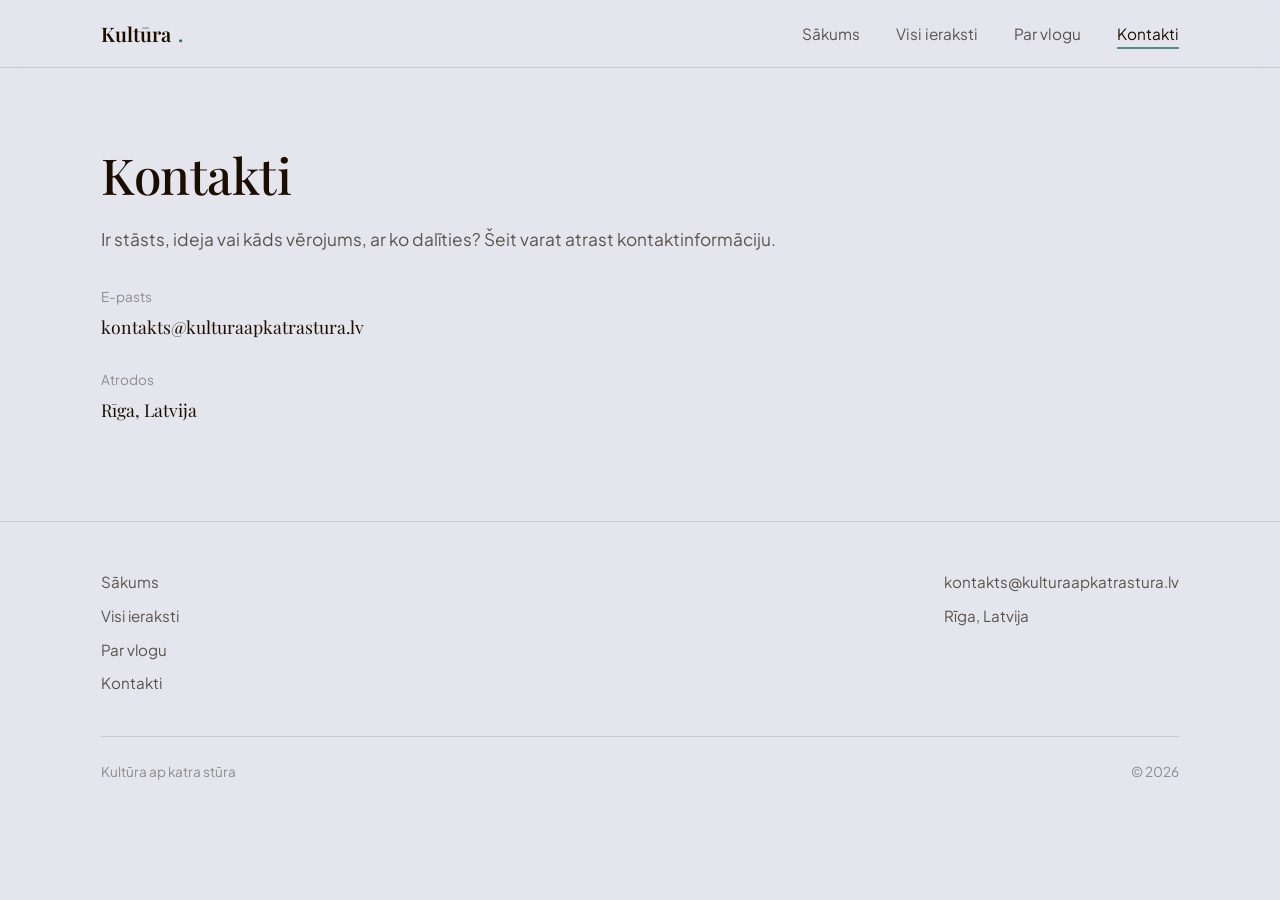
<file: kontakti.html>
<!DOCTYPE html>
<html lang="lv">
<head>
  <meta charset="UTF-8">
  <meta name="viewport" content="width=device-width, initial-scale=1.0">
  <title>Kontakti — Kultūra ap katra stūra</title>
  <meta name="description" content="Kontaktinformācija saziņai par vlogu.">
  <link rel="icon" href="assets/img/site/favicon.png">
  <link rel="stylesheet" href="assets/css/style.css">
</head>
<body>

  <header class="site-header">
    <div class="wrap site-header__inner">
      <a href="index.html" class="site-logo">Kultūra<span>.</span></a>
      <button class="nav-toggle" data-nav-toggle aria-label="Atvērt izvēlni" aria-expanded="false">
        <span></span>
      </button>
      <nav class="site-nav" data-nav>
        <ul>
          <li><a href="index.html">Sākums</a></li>
          <li><a href="posts.html">Visi ieraksti</a></li>
          <li><a href="par-vlogu.html">Par vlogu</a></li>
          <li><a href="kontakti.html">Kontakti</a></li>
        </ul>
      </nav>
    </div>
  </header>

  <main>
    <div class="wrap page-header">
      <h1 class="font-display">Kontakti</h1>
      <p>Ir stāsts, ideja vai kāds vērojums, ar ko dalīties? Šeit varat atrast kontaktinformāciju.</p>
    </div>

    <div class="wrap" style="padding-block: 0 5rem;">
      <dl class="contact-details">
        <div>
          <dt>E-pasts</dt>
          <dd>kontakts@kulturaapkatrastura.lv</dd>
        </div>
        <div>
          <dt>Atrodos</dt>
          <dd>Rīga, Latvija</dd>
        </div>
      </dl>
    </div>
  </main>

  <footer class="site-footer">
    <div class="wrap">
      <div class="site-footer__inner">
        <div class="site-footer__links">
          <a href="index.html">Sākums</a>
          <a href="posts.html">Visi ieraksti</a>
          <a href="par-vlogu.html">Par vlogu</a>
          <a href="kontakti.html">Kontakti</a>
        </div>
        <div class="site-footer__contact">
          <a href="mailto:kontakts@kulturaapkatrastura.lv">kontakts@kulturaapkatrastura.lv</a>
          <span>Rīga, Latvija</span>
        </div>
      </div>
      <div class="site-footer__meta">
        <span>Kultūra ap katra stūra</span>
        <span>&copy; <span data-current-year></span></span>
      </div>
    </div>
  </footer>

  <script src="assets/js/posts.js"></script>
  <script src="assets/js/main.js"></script>
</body>
</html>
</file>
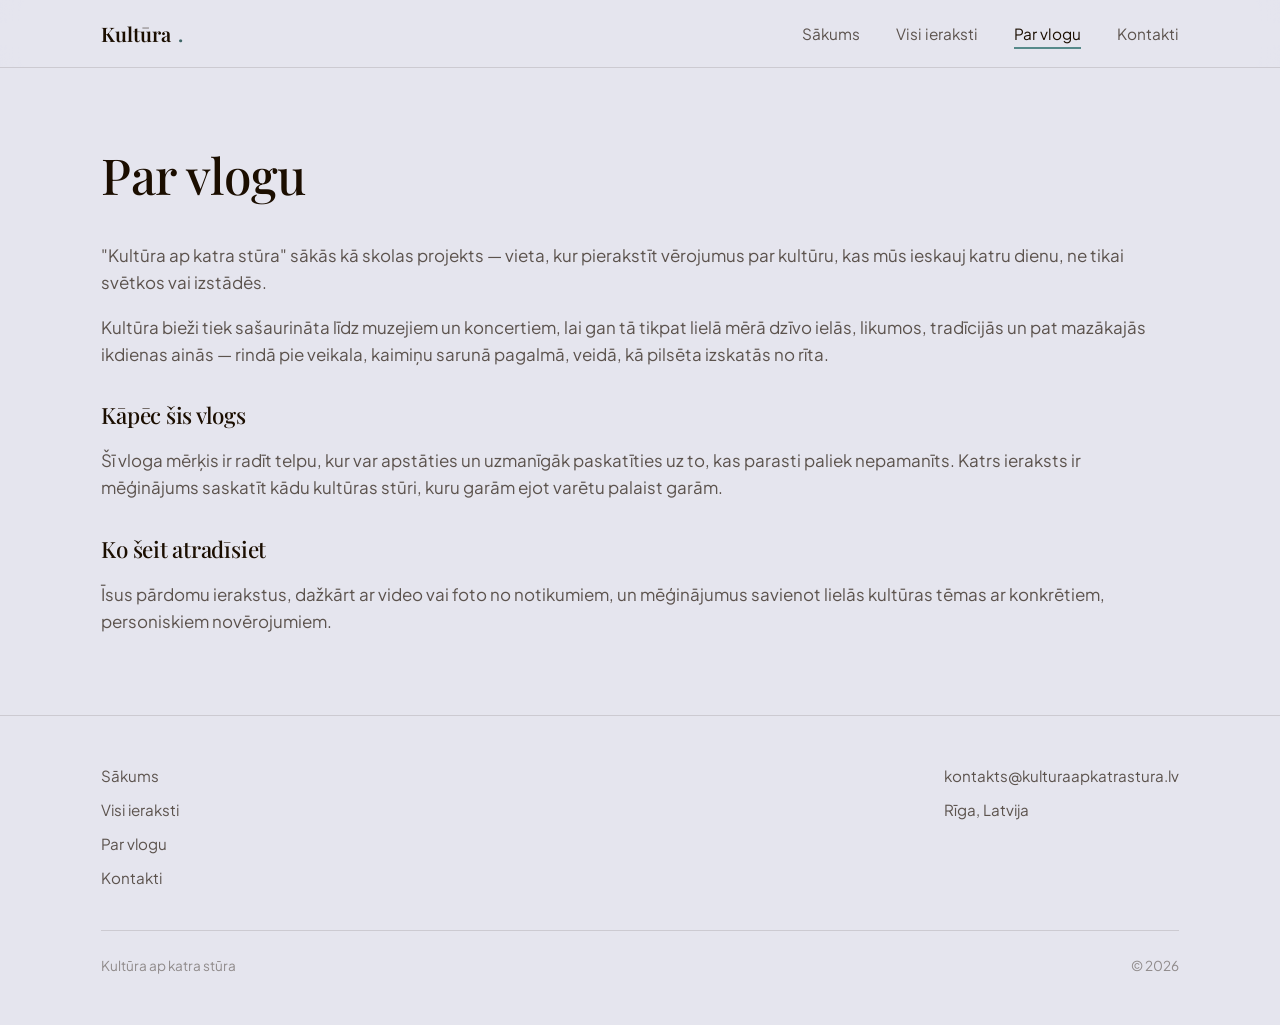
<file: par-vlogu.html>
<!DOCTYPE html>
<html lang="lv">
<head>
  <meta charset="UTF-8">
  <meta name="viewport" content="width=device-width, initial-scale=1.0">
  <title>Par vlogu — Kultūra ap katra stūra</title>
  <meta name="description" content="Par vloga ideju un mērķi.">
  <link rel="icon" href="assets/img/site/favicon.png">
  <link rel="stylesheet" href="assets/css/style.css">
</head>
<body>

  <header class="site-header">
    <div class="wrap site-header__inner">
      <a href="index.html" class="site-logo">Kultūra<span>.</span></a>
      <button class="nav-toggle" data-nav-toggle aria-label="Atvērt izvēlni" aria-expanded="false">
        <span></span>
      </button>
      <nav class="site-nav" data-nav>
        <ul>
          <li><a href="index.html">Sākums</a></li>
          <li><a href="posts.html">Visi ieraksti</a></li>
          <li><a href="par-vlogu.html">Par vlogu</a></li>
          <li><a href="kontakti.html">Kontakti</a></li>
        </ul>
      </nav>
    </div>
  </header>

  <main>
    <div class="wrap page-header">
      <h1 class="font-display">Par vlogu</h1>
    </div>

    <div class="wrap about-grid" style="padding-bottom: 5rem;">
      <div class="about-grid__body">
        <p>
          "Kultūra ap katra stūra" sākās kā skolas projekts — vieta, kur pierakstīt vērojumus
          par kultūru, kas mūs ieskauj katru dienu, ne tikai svētkos vai izstādēs.
        </p>
        <p>
          Kultūra bieži tiek sašaurināta līdz muzejiem un koncertiem, lai gan tā tikpat lielā mērā
          dzīvo ielās, likumos, tradīcijās un pat mazākajās ikdienas ainās — rindā pie veikala, kaimiņu sarunā
          pagalmā, veidā, kā pilsēta izskatās no rīta.
        </p>

        <h2 class="font-display">Kāpēc šis vlogs</h2>
        <p>
          Šī vloga mērķis ir radīt telpu, kur var apstāties un uzmanīgāk paskatīties uz to, kas parasti paliek
          nepamanīts. Katrs ieraksts ir mēģinājums saskatīt kādu kultūras stūri, kuru garām ejot varētu palaist garām.
        </p>

        <h2 class="font-display">Ko šeit atradīsiet</h2>
        <p>
          Īsus pārdomu ierakstus, dažkārt ar video vai foto no notikumiem, un mēģinājumus savienot lielās
          kultūras tēmas ar konkrētiem, personiskiem novērojumiem.
        </p>
      </div>
    </div>
  </main>

  <footer class="site-footer">
    <div class="wrap">
      <div class="site-footer__inner">
        <div class="site-footer__links">
          <a href="index.html">Sākums</a>
          <a href="posts.html">Visi ieraksti</a>
          <a href="par-vlogu.html">Par vlogu</a>
          <a href="kontakti.html">Kontakti</a>
        </div>
        <div class="site-footer__contact">
          <a href="mailto:kontakts@kulturaapkatrastura.lv">kontakts@kulturaapkatrastura.lv</a>
          <span>Rīga, Latvija</span>
        </div>
      </div>
      <div class="site-footer__meta">
        <span>Kultūra ap katra stūra</span>
        <span>&copy; <span data-current-year></span></span>
      </div>
    </div>
  </footer>

  <script src="assets/js/posts.js"></script>
  <script src="assets/js/main.js"></script>
</body>
</html>
</file>
<file: assets/css/style.css>
/* ==========================================================================
   Kultūra ap katra stūra — global stylesheet
   ========================================================================== */

@import url('https://fonts.googleapis.com/css2?family=Playfair+Display:ital,wght@0,500;0,600;0,700;1,500&family=Plus+Jakarta+Sans:ital,wght@0,400;0,500;0,600;0,700;1,400&display=swap');

/* ---------- Design tokens ---------- */
:root {
  /* Brand palette */
  --color-canvas: #E5E5EE;
  --color-canvas-alt: #DBDBE6;
  --color-card: #EEEEF4;
  --color-ink: #1B0E00;
  --color-ink-soft: rgba(27, 14, 0, 0.68);
  --color-ink-faint: rgba(27, 14, 0, 0.42);
  --color-accent: #578A8B;
  --color-accent-deep: #3E6667;
  --color-accent-soft: rgba(87, 138, 139, 0.14);
  --color-border: rgba(27, 14, 0, 0.12);

  /* Type */
  --font-display: "Playfair Display", "Iowan Old Style", serif;
  --font-body: "Plus Jakarta Sans", "Segoe UI", sans-serif;

  /* Layout */
  --content-width: 1180px;
  --content-padding: clamp(1.5rem, 4vw, 4rem);
  --radius-card: 4px;
  --radius-pill: 999px;

  /* Motion */
  --ease-standard: cubic-bezier(0.22, 1, 0.36, 1);
}

@media (prefers-reduced-motion: reduce) {
  *, *::before, *::after {
    animation-duration: 0.001ms !important;
    animation-iteration-count: 1 !important;
    transition-duration: 0.001ms !important;
    scroll-behavior: auto !important;
  }
}

/* ---------- Reset ---------- */
*, *::before, *::after { box-sizing: border-box; }
html { scroll-behavior: smooth; }
body {
  margin: 0;
  background: var(--color-canvas);
  color: var(--color-ink);
  font-family: var(--font-body);
  font-size: 17px;
  line-height: 1.6;
  -webkit-font-smoothing: antialiased;
}
img { max-width: 100%; display: block; }
a { color: inherit; text-decoration: none; }
ul { margin: 0; padding: 0; list-style: none; }
button { font: inherit; cursor: pointer; }
h1, h2, h3, h4, p { margin: 0; }

:focus-visible {
  outline: 2px solid var(--color-accent-deep);
  outline-offset: 3px;
}

/* ---------- Typography scale ---------- */
h1, h2, h3, .font-display {
  font-family: var(--font-display);
  font-weight: 500;
  letter-spacing: -0.01em;
  line-height: 1.08;
}

/* Every heading keeps the same gap to whatever follows it — a paragraph,
   an image, or a post grid — regardless of which page or component it's in. */
h1 { margin-bottom: 1.5rem; }
h2 { margin-bottom: 1.25rem; }
h3 { margin-bottom: 1rem; }

.eyebrow-none { /* intentionally unused — labels below are written as normal sentence case, not tracked-out caps */ }

/* ---------- Layout helpers ---------- */
.wrap {
  width: 100%;
  max-width: var(--content-width);
  margin-inline: auto;
  padding-inline: var(--content-padding);
}

section { padding-block: clamp(3.5rem, 8vw, 7rem); }
.section--alt { background: var(--color-canvas-alt); }

/* Shared document-wide grid: every two-column section uses this exact split
   and gutter, so column edges line up consistently from section to section. */
.grid-2col {
  display: grid;
  grid-template-columns: minmax(0, 1fr) minmax(0, 1fr);
  gap: clamp(2.5rem, 5vw, 4rem);
}
@media (max-width: 760px) {
  .grid-2col { grid-template-columns: 1fr; }
}

/* ==========================================================================
   Header / Nav
   ========================================================================== */
.site-header {
  position: sticky;
  top: 0;
  z-index: 40;
  background: rgba(229, 229, 238, 0.86);
  backdrop-filter: blur(10px);
  border-bottom: 1px solid var(--color-border);
}
.site-header__inner {
  display: flex;
  align-items: center;
  justify-content: space-between;
  padding-block: 1.1rem;
}
.site-logo {
  font-family: var(--font-display);
  font-size: 1.25rem;
  font-weight: 600;
  display: flex;
  align-items: baseline;
  gap: 0.4rem;
}
.site-logo span {
  color: var(--color-accent-deep);
}

.site-nav ul {
  display: flex;
  gap: clamp(1.25rem, 3vw, 2.25rem);
}
.site-nav a {
  font-size: 0.96rem;
  color: var(--color-ink-soft);
  position: relative;
  padding-block: 0.2rem;
  transition: color 0.2s var(--ease-standard);
}
.site-nav a:hover,
.site-nav a.is-active {
  color: var(--color-ink);
}
.site-nav a::after {
  content: "";
  position: absolute;
  left: 0; right: 100%;
  bottom: -3px;
  height: 2px;
  background: var(--color-accent);
  transition: right 0.25s var(--ease-standard);
}
.site-nav a:hover::after,
.site-nav a.is-active::after {
  right: 0;
}

.nav-toggle {
  display: none;
  background: none;
  border: none;
  width: 32px;
  height: 24px;
  position: relative;
}
.nav-toggle span,
.nav-toggle span::before,
.nav-toggle span::after {
  content: "";
  position: absolute;
  left: 0;
  width: 100%;
  height: 2px;
  background: var(--color-ink);
  transition: transform 0.25s var(--ease-standard), opacity 0.2s;
}
.nav-toggle span { top: 11px; }
.nav-toggle span::before { top: -8px; }
.nav-toggle span::after { top: 8px; }

@media (max-width: 760px) {
  .nav-toggle { display: block; }
  .site-nav {
    position: absolute;
    top: 100%; left: 0; right: 0;
    background: var(--color-canvas);
    border-bottom: 1px solid var(--color-border);
    max-height: 0;
    overflow: hidden;
    transition: max-height 0.3s var(--ease-standard);
  }
  .site-nav ul {
    flex-direction: column;
    padding: 1.5rem var(--content-padding) 2rem;
    gap: 1.1rem;
  }
  .site-nav.is-open { max-height: 320px; }
}

/* ==========================================================================
   Hero
   ========================================================================== */
.hero-section {
  padding-block: clamp(3rem, 9vw, 6.5rem) clamp(3rem, 7vw, 5rem);
}
.hero {
  padding-block: 0;
  align-items: start;
}
.hero__motto {
  font-size: clamp(2.6rem, 6.2vw, 4.6rem);
  font-weight: 500;
}
.hero__motto em {
  font-style: italic;
  color: var(--color-accent-deep);
}
.hero__lede {
  max-width: 46ch;
  font-size: 1.15rem;
  color: var(--color-ink-soft);
}

/* Corner motif — abstract arrangement of folded angles, echoing "katra stūra" */
.hero__corners {
  position: relative;
  aspect-ratio: 1 / 1;
  max-width: 420px;
  margin-inline: auto;
}
.corner-shape {
  position: absolute;
  border-style: solid;
  border-color: transparent;
}
.corner-shape--1 {
  width: 62%; height: 62%;
  top: 0; left: 8%;
  border-width: 0 0 3px 3px;
  border-color: transparent transparent var(--color-accent) var(--color-accent);
  border-radius: 0 0 0 24px;
}
.corner-shape--2 {
  width: 46%; height: 46%;
  bottom: 4%; right: 2%;
  background: var(--color-card);
  border-radius: 0 24px 0 0;
  box-shadow: 0 18px 40px -22px rgba(27, 14, 0, 0.35);
}
.corner-shape--2::after {
  content: "";
  position: absolute;
  top: 0; right: 0;
  width: 26px; height: 26px;
  background: var(--color-canvas);
  clip-path: polygon(0 0, 100% 0, 100% 100%);
  border-bottom: 1px solid var(--color-border);
  border-left: 1px solid var(--color-border);
}
.corner-shape--3 {
  width: 30%; height: 30%;
  top: 12%; right: 6%;
  border-width: 3px 3px 0 0;
  border-color: var(--color-ink) var(--color-ink) transparent transparent;
  border-radius: 0 24px 0 0;
  opacity: 0.55;
}

@media (max-width: 760px) {
  .hero__corners { order: -1; max-width: 260px; }
}

/* ==========================================================================
   Manifesto / concept section
   ========================================================================== */
.manifesto {
  align-items: start;
}
.manifesto__title {
  font-size: clamp(2rem, 4vw, 2.8rem);
  color: var(--color-accent);
}
.manifesto__mark {
  font-family: var(--font-display);
  color: var(--color-accent);
  margin-inline: 0.03em;
}
.manifesto__citation {
  margin-top: 0.75rem;
  font-size: 0.9rem;
  color: var(--color-ink-faint);
}
.manifesto__body p {
  font-size: 1.08rem;
  color: var(--color-ink-soft);
  max-width: 62ch;
}
.manifesto__body p + p { margin-top: 1.1rem; }

/* ==========================================================================
   Section heading (shared by post-grid sections etc.)
   ========================================================================== */
.section-heading {
  display: flex;
  align-items: baseline;
  justify-content: space-between;
  gap: 1.5rem;
  margin-bottom: 2.5rem;
  flex-wrap: wrap;
}
.section-heading h2 {
  font-size: clamp(1.7rem, 3.2vw, 2.3rem);
  margin-bottom: 0;
}
.section-heading__link {
  font-size: 0.95rem;
  color: var(--color-accent-deep);
  white-space: nowrap;
  position: relative;
  padding-bottom: 2px;
  border-bottom: 1px solid currentColor;
}

/* ==========================================================================
   Post grid + cards
   ========================================================================== */
.post-grid {
  display: grid;
  grid-template-columns: repeat(auto-fill, minmax(280px, 1fr));
  gap: clamp(1.5rem, 3vw, 2.25rem);
}

.post-card {
  position: relative;
  display: flex;
  flex-direction: column;
  background: var(--color-card);
  border: 1px solid var(--color-border);
  border-radius: var(--radius-card);
  overflow: hidden;
  transition: transform 0.3s var(--ease-standard), box-shadow 0.3s var(--ease-standard);
}
.post-card:hover {
  transform: translateY(-4px);
  box-shadow: 0 22px 44px -26px rgba(27, 14, 0, 0.4);
}

/* folded-corner detail, echoing the site's "corner" motif on every card */
.post-card__fold {
  position: absolute;
  top: 0; right: 0;
  width: 22px; height: 22px;
  background: linear-gradient(135deg, var(--color-canvas) 50%, transparent 50.5%);
  z-index: 2;
  transition: width 0.25s var(--ease-standard), height 0.25s var(--ease-standard);
}
.post-card:hover .post-card__fold { width: 30px; height: 30px; }

.post-card__media {
  aspect-ratio: 4 / 3;
  background: var(--color-accent-soft);
  overflow: hidden;
}
.post-card__media img {
  width: 100%; height: 100%;
  object-fit: cover;
  transition: transform 0.5s var(--ease-standard);
}
.post-card:hover .post-card__media img { transform: scale(1.04); }

.post-card__body {
  padding: 1.35rem 1.5rem 1.6rem;
  display: flex;
  flex-direction: column;
  gap: 0.55rem;
  flex: 1;
}
.post-card__title {
  font-size: 1.22rem;
  font-weight: 500;
  margin-bottom: 0;
}
.post-card__excerpt {
  font-size: 0.95rem;
  color: var(--color-ink-soft);
  flex: 1;
}
.post-card__date {
  font-size: 0.85rem;
  color: var(--color-ink-faint);
  margin-top: 0.3rem;
}

.empty-state {
  color: var(--color-ink-faint);
  font-style: italic;
}

/* ==========================================================================
   About teaser (homepage)
   ========================================================================== */
.about-teaser__body h2 {
  font-size: clamp(1.7rem, 3.2vw, 2.3rem);
}
.about-teaser__body p {
  font-size: 1.05rem;
  color: var(--color-ink-soft);
}
.about-teaser__link {
  display: inline-block;
  margin-top: 1.5rem;
  font-size: 0.95rem;
  color: var(--color-accent-deep);
  border-bottom: 1px solid currentColor;
  padding-bottom: 2px;
}

/* ==========================================================================
   Buttons
   ========================================================================== */
.btn {
  display: inline-flex;
  align-items: center;
  gap: 0.5rem;
  padding: 0.85rem 1.6rem;
  border-radius: var(--radius-pill);
  font-size: 0.95rem;
  font-weight: 600;
  transition: background 0.2s var(--ease-standard), color 0.2s var(--ease-standard), transform 0.2s var(--ease-standard);
}
.btn--primary {
  background: var(--color-ink);
  color: var(--color-canvas);
}
.btn--primary:hover {
  background: var(--color-accent-deep);
  transform: translateY(-1px);
}
.btn--ghost {
  border: 1px solid var(--color-border);
  color: var(--color-ink);
}
.btn--ghost:hover { border-color: var(--color-accent-deep); color: var(--color-accent-deep); }

/* ==========================================================================
   Footer
   ========================================================================== */
.site-footer {
  border-top: 1px solid var(--color-border);
  padding-block: 3rem;
}
.site-footer__inner {
  display: flex;
  justify-content: space-between;
  align-items: flex-start;
  gap: 2rem;
  flex-wrap: wrap;
}
.site-footer__links {
  display: flex;
  flex-direction: column;
  gap: 0.6rem;
  font-size: 0.95rem;
}
.site-footer__links a { color: var(--color-ink-soft); transition: color 0.2s; }
.site-footer__links a:hover { color: var(--color-accent-deep); }
.site-footer__contact {
  display: flex;
  flex-direction: column;
  gap: 0.6rem;
  font-size: 0.95rem;
  color: var(--color-ink-soft);
}
.site-footer__contact a { color: var(--color-ink-soft); transition: color 0.2s; }
.site-footer__contact a:hover { color: var(--color-accent-deep); }
.site-footer__meta {
  margin-top: 2.5rem;
  padding-top: 1.5rem;
  border-top: 1px solid var(--color-border);
  font-size: 0.85rem;
  color: var(--color-ink-faint);
  display: flex;
  justify-content: space-between;
  flex-wrap: wrap;
  gap: 0.5rem;
}

/* ==========================================================================
   Inner-page headers (Par vlogu / Kontakti / Visi ieraksti)
   ========================================================================== */
.page-header {
  padding-block: clamp(2.75rem, 7vw, 5rem) 1rem;
}
.page-header h1 {
  font-size: clamp(2.1rem, 5vw, 3.1rem);
}
.page-header p {
  color: var(--color-ink-soft);
  max-width: 56ch;
  font-size: 1.08rem;
}

/* Filters row on Visi ieraksti */
.filter-row {
  display: flex;
  flex-wrap: wrap;
  gap: 0.6rem;
  margin-bottom: 2.5rem;
}
.filter-pill {
  padding: 0.5rem 1.1rem;
  border-radius: var(--radius-pill);
  border: 1px solid var(--color-border);
  font-size: 0.88rem;
  color: var(--color-ink-soft);
  background: transparent;
  transition: all 0.2s var(--ease-standard);
}
.filter-pill.is-active,
.filter-pill:hover {
  background: var(--color-ink);
  color: var(--color-canvas);
  border-color: var(--color-ink);
}

/* ==========================================================================
   About page specifics
   ========================================================================== */
.about-grid__body p {
  font-size: 1.06rem;
  color: var(--color-ink-soft);
}
.about-grid__body p + p { margin-top: 1.1rem; }
.about-grid__body h2 {
  font-size: 1.4rem;
  margin-top: 2.2rem;
}

/* ==========================================================================
   Contact page
   ========================================================================== */
.contact-details {
  display: flex;
  flex-direction: column;
  gap: 1.75rem;
  max-width: 40ch;
}
.contact-details dt {
  font-size: 0.85rem;
  color: var(--color-ink-faint);
}
.contact-details dd {
  margin: 0.3rem 0 0;
  font-size: 1.1rem;
  font-family: var(--font-display);
}

/* ==========================================================================
   Single post page (post-template.html)
   ========================================================================== */
.post-header {
  padding-block: clamp(2.5rem, 6vw, 4.5rem) 2rem;
}
.post-header__title {
  font-size: clamp(2rem, 5vw, 3.2rem);
  max-width: 20ch;
}
.post-header__meta {
  margin-top: 1rem;
  color: var(--color-ink-faint);
  font-size: 0.92rem;
}

.post-hero-image {
  aspect-ratio: 16 / 9;
  border-radius: var(--radius-card);
  overflow: hidden;
  background: var(--color-accent-soft);
  margin-bottom: 3rem;
}
.post-hero-image img { width: 100%; height: 100%; object-fit: cover; }

.post-body {
  max-width: 68ch;
  font-size: 1.08rem;
  color: var(--color-ink-soft);
}
.post-body > * + * { margin-top: 1.25rem; }
.post-body h2 {
  color: var(--color-ink);
  font-size: 1.5rem;
  margin-top: 2.5rem;
}
.post-body blockquote {
  margin: 2rem 0;
  padding-left: 1.5rem;
  border-left: 3px solid var(--color-accent);
  font-family: var(--font-display);
  font-size: 1.25rem;
  color: var(--color-ink);
}

.post-video {
  margin-top: 3rem;
  max-width: 68ch;
}
.post-video__frame {
  position: relative;
  aspect-ratio: 16 / 9;
  border-radius: var(--radius-card);
  overflow: hidden;
  background: var(--color-ink);
}
.post-video__frame iframe {
  position: absolute;
  inset: 0;
  width: 100%;
  height: 100%;
  border: 0;
}

.post-gallery {
  margin-top: 3rem;
}
.post-gallery__grid {
  display: grid;
  grid-template-columns: repeat(auto-fill, minmax(220px, 1fr));
  gap: 0.9rem;
}
.post-gallery__grid img {
  width: 100%;
  aspect-ratio: 1 / 1;
  object-fit: cover;
  border-radius: var(--radius-card);
  transition: transform 0.3s var(--ease-standard);
}
.post-gallery__grid img:hover { transform: scale(1.02); }
</file>
